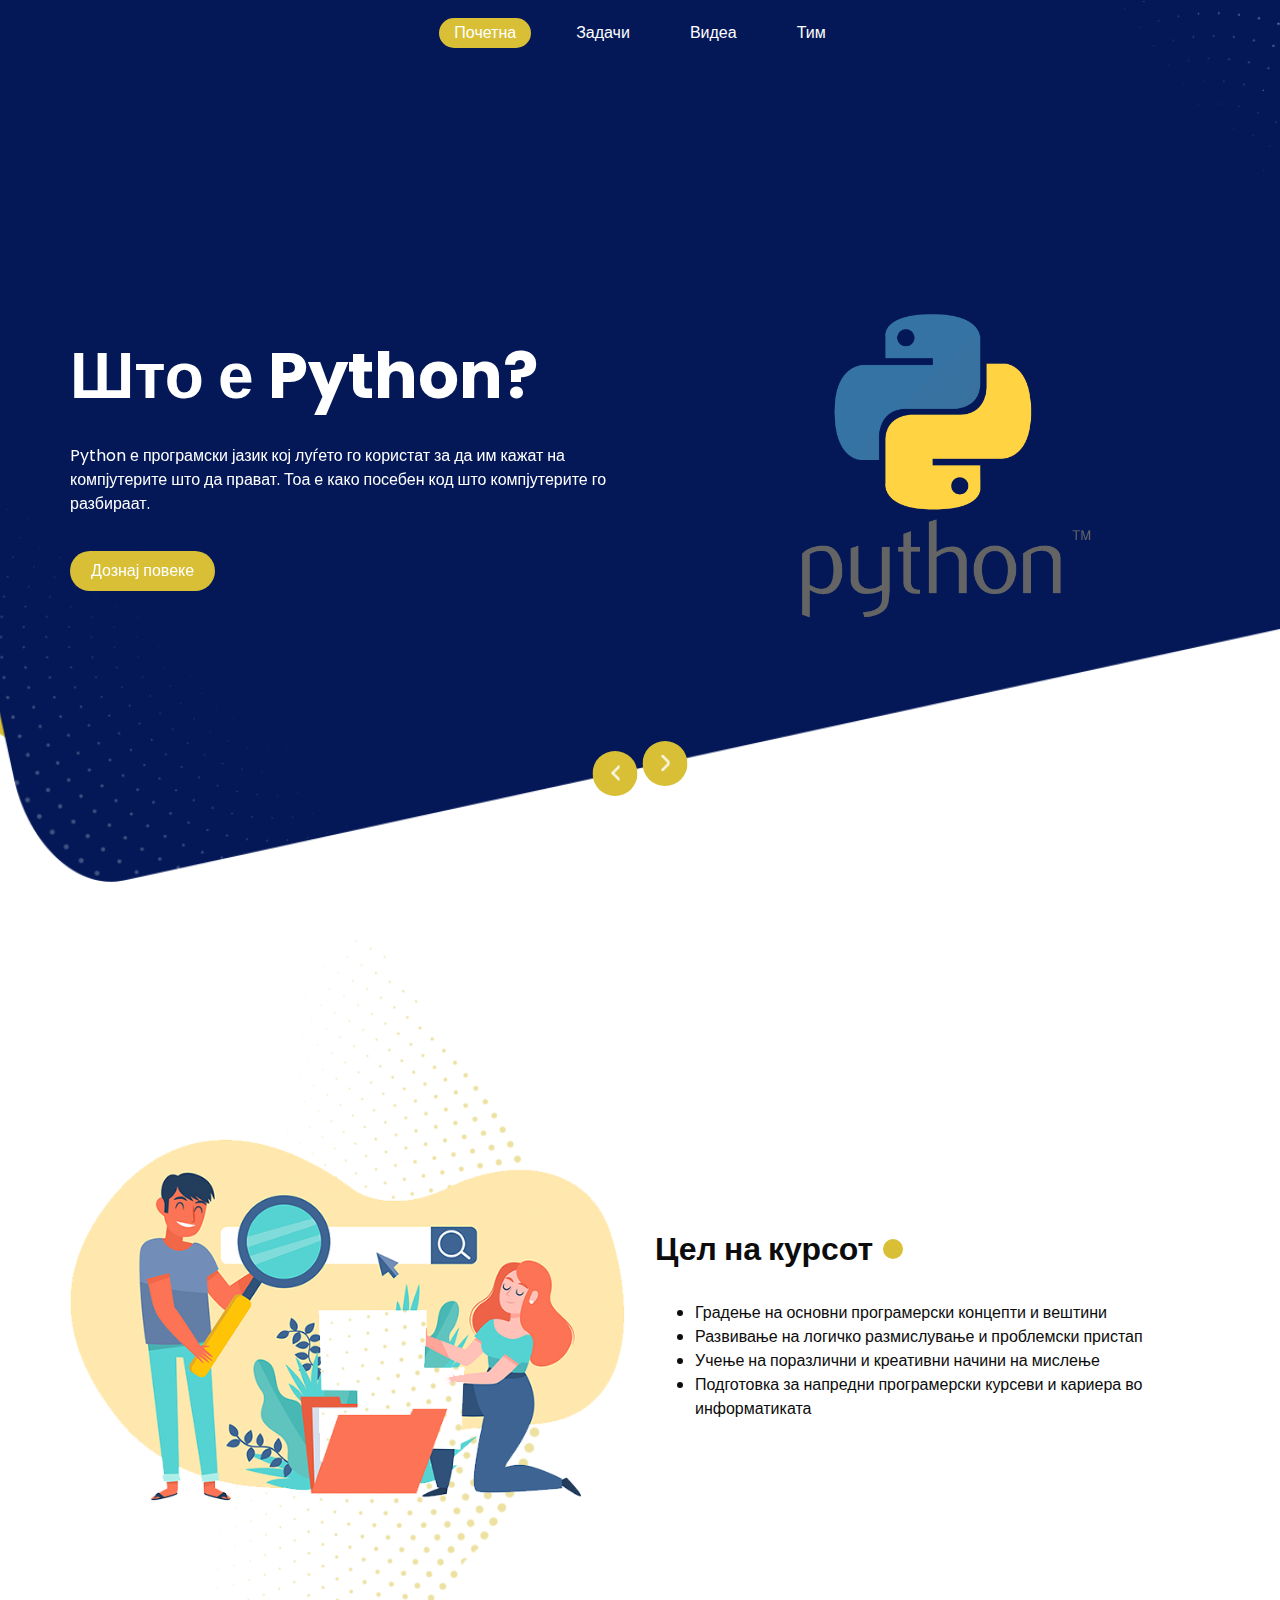
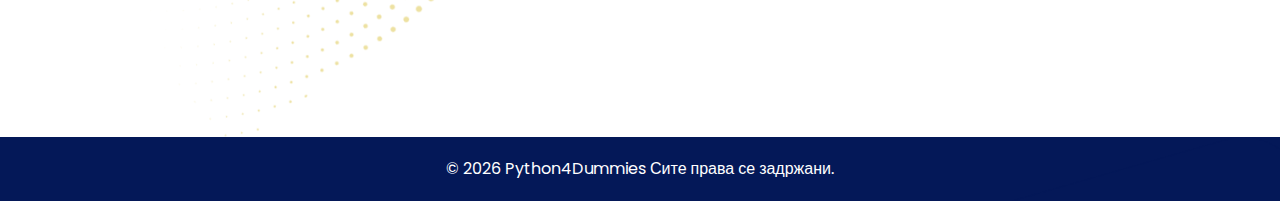
<file: index.html>
<!DOCTYPE html>
<html>

<head>
  <!-- Basic -->
  <meta charset="utf-8" />
  <meta http-equiv="X-UA-Compatible" content="IE=edge" />
  <!-- Mobile Metas -->
  <meta name="viewport" content="width=device-width, initial-scale=1, shrink-to-fit=no" />

  
  <title>Python Course</title>
  <link rel="icon" type="image/x-icon" href="/images/python.png">

 
  <!-- bootstrap core css -->
  <link rel="stylesheet" type="text/css" href="css/bootstrap.css" />

  <!-- fonts style -->
  <link href="https://fonts.googleapis.com/css?family=Poppins:400,600,700&display=swap" rel="stylesheet">
  <!-- Custom styles  -->
  <link href="css/style.css" rel="stylesheet" />
  <!-- responsive style -->
  <link href="css/responsive.css" rel="stylesheet" />
</head>

<body>

  <div class="hero_area">
    <header class="header_section">
      <div class="container-fluid">
        <nav class="navbar navbar-expand-lg custom_nav-container ">
          </a>
          <button class="navbar-toggler" type="button" data-toggle="collapse" data-target="#navbarSupportedContent" aria-controls="navbarSupportedContent" aria-expanded="false" aria-label="Toggle navigation">
            <span class="s-1"> </span>
            <span class="s-2"> </span>
            <span class="s-3"> </span>
          </button>

          <div class="collapse navbar-collapse" id="navbarSupportedContent">
            <div class="d-flex mx-auto flex-column flex-lg-row align-items-center">
              <ul class="navbar-nav  ">
                <li class="nav-item active">
                  <a class="nav-link" href="index.html">Почетна <span class="sr-only">(current)</span></a>
                </li>
                <li class="nav-item">
                  <a class="nav-link" href="zadachi.html"> Задачи </a>
                </li>
                <li class="nav-item">
                  <a class="nav-link" href="videos.html"> Видеа </a>
                </li>
                <li class="nav-item">
                  <a class="nav-link" href="team.html"> Тим</a>
                </li>
              </ul>
            </div>

          </div>
        </nav>
      </div>
    </header>
    <!-- end header section -->
    <!-- carousel section -->
    <section class=" slider_section ">
      <div id="carouselExampleIndicators" class="carousel slide" data-ride="carousel">
        <div class="carousel-inner">
          <div class="carousel-item active">
            <div class="container">
              <div class="row">
                <div class="col-md-6 ">
                  <div class="detail_box">
                    <h1>
                      Што е Python?
                    </h1>
                    <p>
                      Python е програмски јазик кој луѓето го користат за да им кажат на компјутерите што да прават. Тоа е како посебен код што компјутерите го разбираат.                    </p>
                    <div class="btn-box">
                      <a href="https://www.python.org/" target="_blank" class="btn-1">
                       Дознај повеке
                      </a>
                     
                    </div>
                  </div>
                </div>
                <div class="col-md-6">
                  <div class="img-box">
                    <img src="images/Python-Symbol.png" alt="">
                  </div>
                </div>
              </div>
            </div>
          </div>
          <div class="carousel-item ">
            <div class="container">
              <div class="row">
                <div class="col-md-6 ">
                  <div class="detail_box">
                    <h1>
                     Лесен за учење
                    </h1>
                    <p>
                      Python има едноставна и лесно разбирлива синтакса, што го прави одличен избор за почетници. Тоа е како учење на нов јазик, но кој компјутерите го разбираат.                    </p>
                    <div class="btn-box">
                      <!-- <a href="" class="btn-1">
                        Place Holder
                      </a>
                      <a href="" class="btn-2">
                        PLace Holder
                      </a> -->
                    </div>
                  </div>
                </div>
                <div class="col-md-6">
                  <div class="img-box">
                    <img src="images/Python-Symbol.png" alt="">
                  </div>
                </div>
              </div>
            </div>
          </div>
          <div class="carousel-item ">
            <div class="container">
              <div class="row">
                <div class="col-md-6 ">
                  <div class="detail_box">
                    <h1>
                      Флексибилен
                    </h1>
                    <p>
                      Python може да се користи за многу работи, како создавање веб-страници, правење игри, анализа на податоци, па дури и контролирање на роботи! Тој е како швајцарски армиски нож за компјутерско програмирање.                    </p>
                    <div class="btn-box">
                      <!-- <a href="" class="btn-1">
                        Place Holder
                      </a>
                      <a href="" class="btn-2">
                        PLace Holder
                      </a> -->
                    </div>
                  </div>
                </div>
                <div class="col-md-6">
                  <div class="img-box">
                    <img src="images/Python-Symbol.png" alt="">
                  </div>
                </div>
              </div>
            </div>
          </div>

          <div class="carousel-item ">
            <div class="container">
              <div class="row">
                <div class="col-md-6 ">
                  <div class="detail_box">
                    <h1>
                      Голема подршка
                    </h1>
                    <p>
                      Python има голема заедница на програмери кои секогаш се подготвени да помогнат. На интернет можете да најдете библиотеки и ресурси кои го олеснуваат извршувањето на работите со Python, за да не треба да почнувате од нула.                    <div class="btn-box">
                      <!-- <a href="" class="btn-1">
                        Place Holder
                      </a>
                      <a href="" class="btn-2">
                        PLace Holder
                      </a> -->
                    </div>
                  </div>
                </div>
                <div class="col-md-6">
                  <div class="img-box">
                    <img src="images/Python-Symbol.png" alt="">
                  </div>
                </div>
              </div>
            </div>
          </div>

          <div class="carousel-item ">
            <div class="container">
              <div class="row">
                <div class="col-md-6 ">
                  <div class="detail_box">
                    <h1>
                      Читлив код
                    </h1>
                    <p>
                      Python-кодот е напишан на начин кој е лесен за читање и разбирање, дури и за некој што не го напишал. Тоа е како да пишувате приказна која и другите можат да ја следат.                       </p>
                       <div class="btn-box">
                      <!-- <a href="" class="btn-1">
                        Place Holder
                      </a>
                      <a href="" class="btn-2">
                        PLace Holder
                      </a> -->
                    </div>
                  </div>
                </div>
                <div class="col-md-6">
                  <div class="img-box">
                    <img src="images/Python-Symbol.png" alt="">
                  </div>
                </div>
              </div>
            </div>
          </div>

           <div class="carousel-item ">
            <div class="container">
              <div class="row">
                <div class="col-md-6 ">
                  <div class="detail_box">
                    <h1>
                     Зошто се вика Python?
                    </h1>
                    <p>
                      Кога почнал да го имплементира Python, Гвидо ван Росум ги читал и објавените сценарија од „Летечкиот циркус на Монти Пајтон“, хумористична серија на БиБиСи од 1970-тите. Ван Росум мислел дека му треба име кое е кратко, единствено и малку мистериозно, па решил да го нарече јазикот Пајтон.                            </p>
                       <!-- <div class="btn-box">
                      <a href="" class="btn-1">
                        Place Holder
                      </a>
                      <a href="" class="btn-2">
                        PLace Holder
                      </a>
                    </div> -->
                  </div>
                </div>
                <div class="col-md-6">
                  <div class="img-box">
                    <img src="images/Python-Symbol.png" alt="">
                  </div>
                </div>
              </div>
            </div>
          </div>

        </div>
        <div class="carousel_btn-container">
          <a class="carousel-control-prev" href="#carouselExampleIndicators" role="button" data-slide="prev">
            <span class="sr-only">Previous</span>
          </a>
          <a class="carousel-control-next" href="#carouselExampleIndicators" role="button" data-slide="next">
            <span class="sr-only">Next</span>
          </a>
        </div>
      </div>
    </section>
    <!-- <div class="containerDYK">
      <div class="DYK">
        <p>TEST</p>
      </div>
      
    </div> -->
    <!-- end carousel section -->
  </div>

  <!-- about section -->

  <section class="about_section ">
    <div class="container">
      <div class="row">
        <div class="col-md-6">
          <div class="img-box">
            <img src="images/about-img2.png" alt="">
          </div>
        </div>
        <div class="col-md-6">
          <div class="detail-box">
            <div class="heading_container">
              <h2>
              Цел на курсот
              </h2>
            </div>
            <p>
              <ul>
                <li>Градење на основни програмерски концепти и вештини</li>
                <li> Развивање на логичко размислување и проблемски пристап</li>
                <li>Учење на поразлични и креативни начини на мислење</li>
                <li>Подготовка за напредни програмерски курсеви и кариера во информатиката</li>
              
                                            </p>

              </ul>
            <!-- <a href="">
             useless button
            </a> -->
          </div>
        </div>
      </div>
    </div>
  </section>

  <!-- end about section -->


  
  <div class="footer_bg botom">
    <!-- footer section -->
    <section class="container-fluid footer_section">
      <div class="container">
        <p>
          &copy; <span id="displayYear"></span> Python4Dummies Сите права се задржани.
         
        </p>
      </div>
    </section>
    <!-- footer section -->

  </div>

  <script type="text/javascript" src="js/jquery-3.4.1.min.js"></script>
  <script type="text/javascript" src="js/bootstrap.js"></script>
  <script type="text/javascript" src="js/custom.js"></script>

</body>

</html>
</file>
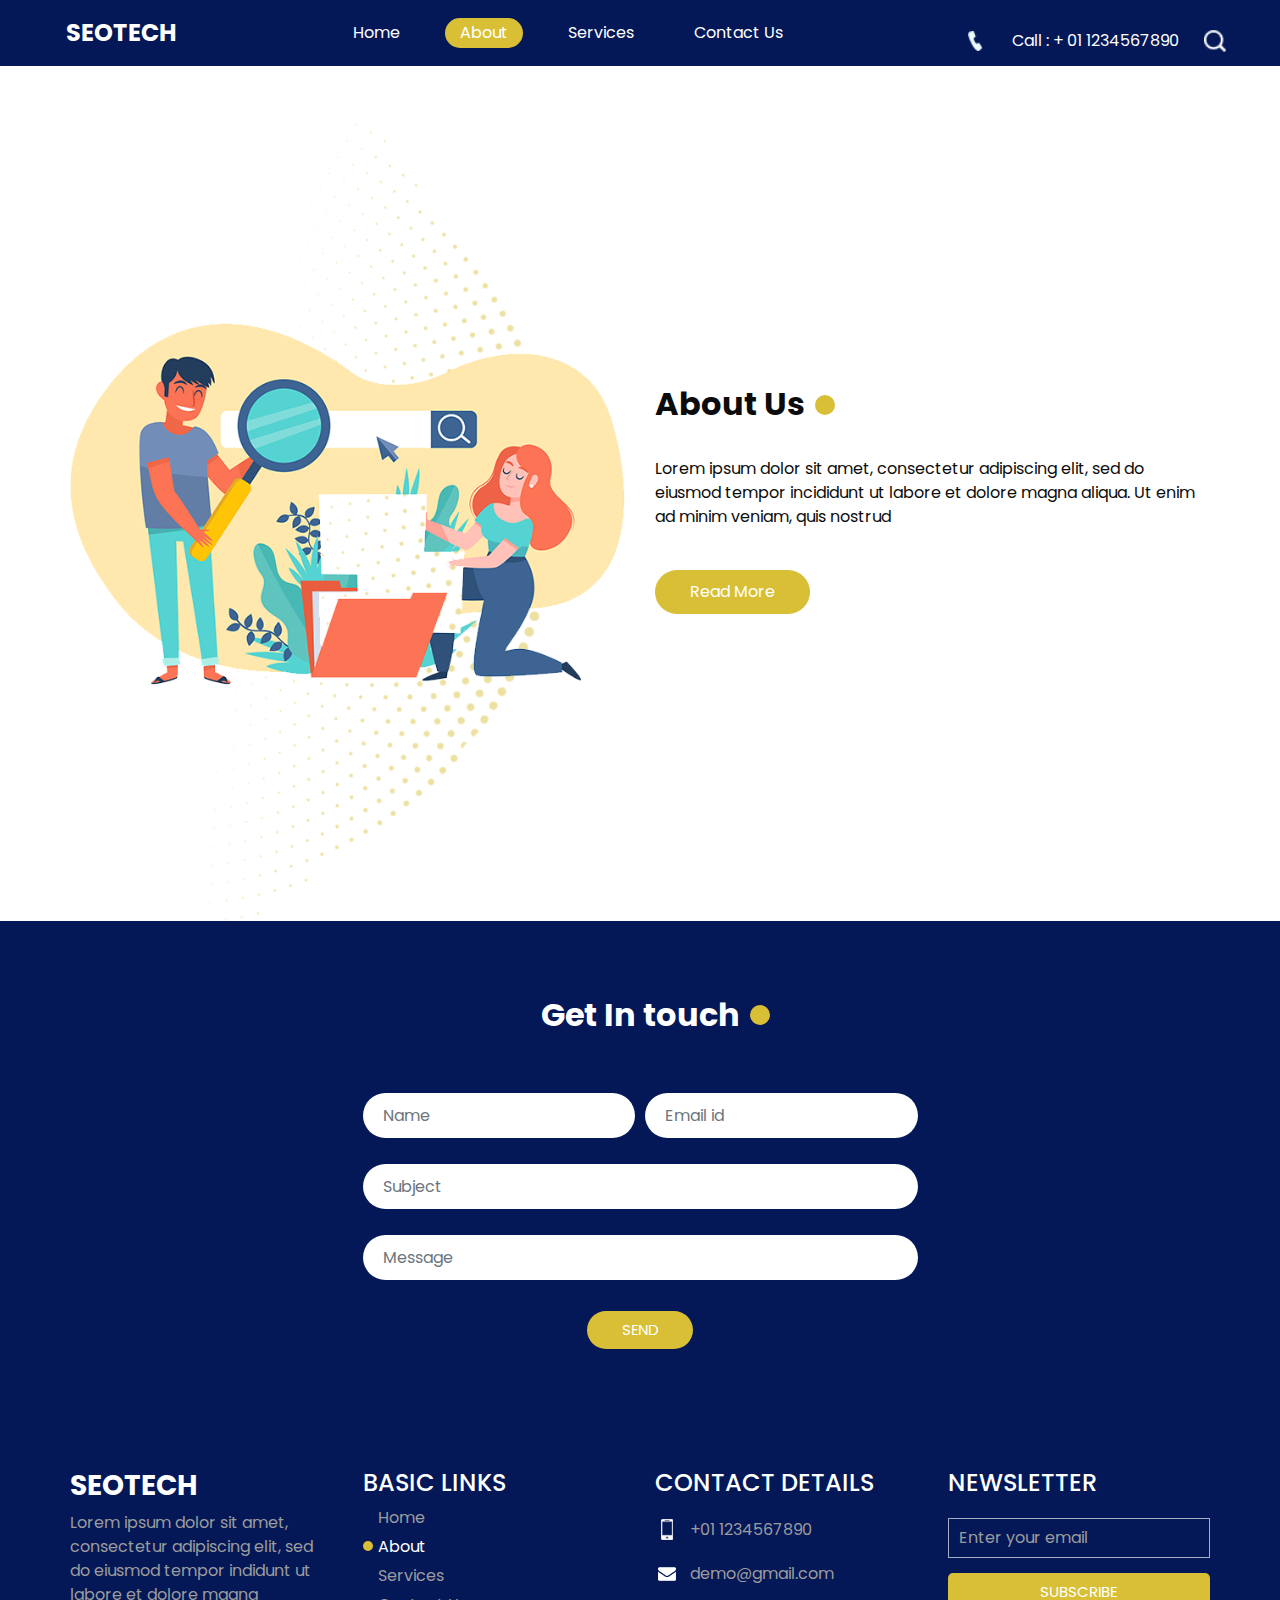
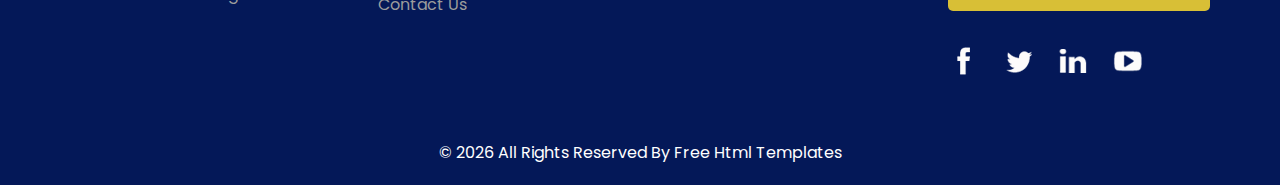
<file: about.html>
<!DOCTYPE html>
<html>

<head>
  <!-- Basic -->
  <meta charset="utf-8" />
  <meta http-equiv="X-UA-Compatible" content="IE=edge" />
  <!-- Mobile Metas -->
  <meta name="viewport" content="width=device-width, initial-scale=1, shrink-to-fit=no" />
  <!-- Site Metas -->
  <meta name="keywords" content="" />
  <meta name="description" content="" />
  <meta name="author" content="" />

  <title>Seotech</title>

  <!-- slider stylesheet -->
  <link rel="stylesheet" type="text/css" href="https://cdnjs.cloudflare.com/ajax/libs/OwlCarousel2/2.1.3/assets/owl.carousel.min.css" />

  <!-- bootstrap core css -->
  <link rel="stylesheet" type="text/css" href="css/bootstrap.css" />

  <!-- fonts style -->
  <link href="https://fonts.googleapis.com/css?family=Poppins:400,600,700&display=swap" rel="stylesheet">
  <!-- Custom styles for this template -->
  <link href="css/style.css" rel="stylesheet" />
  <!-- responsive style -->
  <link href="css/responsive.css" rel="stylesheet" />
</head>

<body class="sub_page">

  <div class="hero_area">
    <!-- header section strats -->
    <header class="header_section">
      <div class="container-fluid">
        <nav class="navbar navbar-expand-lg custom_nav-container ">
          <a class="navbar-brand" href="index.html">
            <span>
              Seotech
            </span>
          </a>
          </a>
          <button class="navbar-toggler" type="button" data-toggle="collapse" data-target="#navbarSupportedContent" aria-controls="navbarSupportedContent" aria-expanded="false" aria-label="Toggle navigation">
            <span class="s-1"> </span>
            <span class="s-2"> </span>
            <span class="s-3"> </span>
          </button>

          <div class="collapse navbar-collapse" id="navbarSupportedContent">
            <div class="d-flex mx-auto flex-column flex-lg-row align-items-center">
              <ul class="navbar-nav  ">
                <li class="nav-item ">
                  <a class="nav-link" href="index.html">Home <span class="sr-only">(current)</span></a>
                </li>
                <li class="nav-item active">
                  <a class="nav-link" href="about.html"> About</a>
                </li>
                <li class="nav-item">
                  <a class="nav-link" href="service.html"> Services </a>
                </li>
                <li class="nav-item">
                  <a class="nav-link" href="#contactLink">Contact Us</a>
                </li>
              </ul>
            </div>
            <div class="quote_btn-container ">
              <a href="">
                <img src="images/call.png" alt="">
                <span>
                  Call : + 01 1234567890
                </span>
              </a>
              <form class="form-inline">
                <button class="btn  my-2 my-sm-0 nav_search-btn" type="submit"></button>
              </form>
            </div>
          </div>
        </nav>
      </div>
    </header>
    <!-- end header section -->
  </div>

  <!-- about section -->

  <section class="about_section ">
    <div class="container">
      <div class="row">
        <div class="col-md-6">
          <div class="img-box">
            <img src="images/about-img2.png" alt="">
          </div>
        </div>
        <div class="col-md-6">
          <div class="detail-box">
            <div class="heading_container">
              <h2>
                About Us
              </h2>
            </div>
            <p>
              Lorem ipsum dolor sit amet, consectetur adipiscing elit, sed do eiusmod tempor incididunt ut labore et
              dolore magna aliqua. Ut enim ad minim veniam, quis nostrud
            </p>
            <a href="">
              Read More
            </a>
          </div>
        </div>
      </div>
    </div>
  </section>

  <!-- end about section -->


  <div class="footer_bg">

    <!-- contact section -->
    <section class="contact_section layout_padding" id="contactLink">
      <div class="container">
        <div class="heading_container">
          <h2>
            Get In touch
          </h2>
        </div>
      </div>
      <div class="container">
        <div class="row">
          <div class="col-lg-6 col-md-8 mx-auto">
            <form>
              <div class="form-row">
                <div class="form-group col-md-6">
                  <input type="text" class="form-control" id="inputName4" placeholder="Name ">
                </div>
                <div class="form-group col-md-6">
                  <input type="email" class="form-control" id="inputEmail4" placeholder="Email id">
                </div>

              </div>
              <div class="form-row">
                <div class="form-group col">
                  <input type="text" class="form-control" id="inputSubject4" placeholder="Subject">
                </div>
              </div>
              <div class="form-group">
                <input type="text" class="form-control" id="inputMessage" placeholder="Message">
              </div>
              <div class="d-flex justify-content-center">
                <button type="submit" class="">Send</button>
              </div>
            </form>
          </div>
        </div>
      </div>
    </section>


    <!-- end contact section -->



    <!-- info section -->
    <section class="info_section layout_padding2">
      <div class="container">
        <div class="row">
          <div class="col-md-3">
            <div class="info_logo">
              <h3>
                Seotech
              </h3>
              <p>
                Lorem ipsum dolor sit amet, consectetur adipiscing elit, sed do eiusmod tempor indidunt ut labore et
                dolore magna
              </p>
            </div>
          </div>
          <div class="col-md-3">
            <div class="info_links">
              <h4>
                BASIC LINKS
              </h4>
              <ul class="  ">
                <li class=" ">
                  <a class="" href="index.html">Home <span class="sr-only">(current)</span></a>
                </li>
                <li class="active">
                  <a class="" href="about.html"> About</a>
                </li>
                <li class="">
                  <a class="" href="service.html"> Services </a>
                </li>
                <li class="">
                  <a class="" href="#contactLink">Contact Us</a>
                </li>
              </ul>
            </div>
          </div>
          <div class="col-md-3">
            <div class="info_contact">
              <h4>
                CONTACT DETAILS
              </h4>
              <a href="">
                <div class="img-box">
                  <img src="images/telephone-white.png" width="12px" alt="">
                </div>
                <p>
                  +01 1234567890
                </p>
              </a>
              <a href="">
                <div class="img-box">
                  <img src="images/envelope-white.png" width="18px" alt="">
                </div>
                <p>
                  demo@gmail.com
                </p>
              </a>
            </div>
          </div>
          <div class="col-md-3">
            <div class="info_form ">
              <h4>
                NEWSLETTER
              </h4>
              <form action="">
                <input type="email" placeholder="Enter your email">
                <button>
                  Subscribe
                </button>
              </form>
              <div class="social_box">
                <a href="">
                  <img src="images/info-fb.png" alt="">
                </a>
                <a href="">
                  <img src="images/info-twitter.png" alt="">
                </a>
                <a href="">
                  <img src="images/info-linkedin.png" alt="">
                </a>
                <a href="">
                  <img src="images/info-youtube.png" alt="">
                </a>
              </div>
            </div>
          </div>
        </div>
      </div>
    </section>

    <!-- end info_section -->


    <!-- footer section -->
    <section class="container-fluid footer_section">
      <div class="container">
        <p>
          &copy; <span id="displayYear"></span> All Rights Reserved By
          <a href="https://html.design/">Free Html Templates</a>
        </p>
      </div>
    </section>
    <!-- footer section -->

  </div>

  <script type="text/javascript" src="js/jquery-3.4.1.min.js"></script>
  <script type="text/javascript" src="js/bootstrap.js"></script>
  <script type="text/javascript" src="js/custom.js"></script>


</body>

</html>
</file>
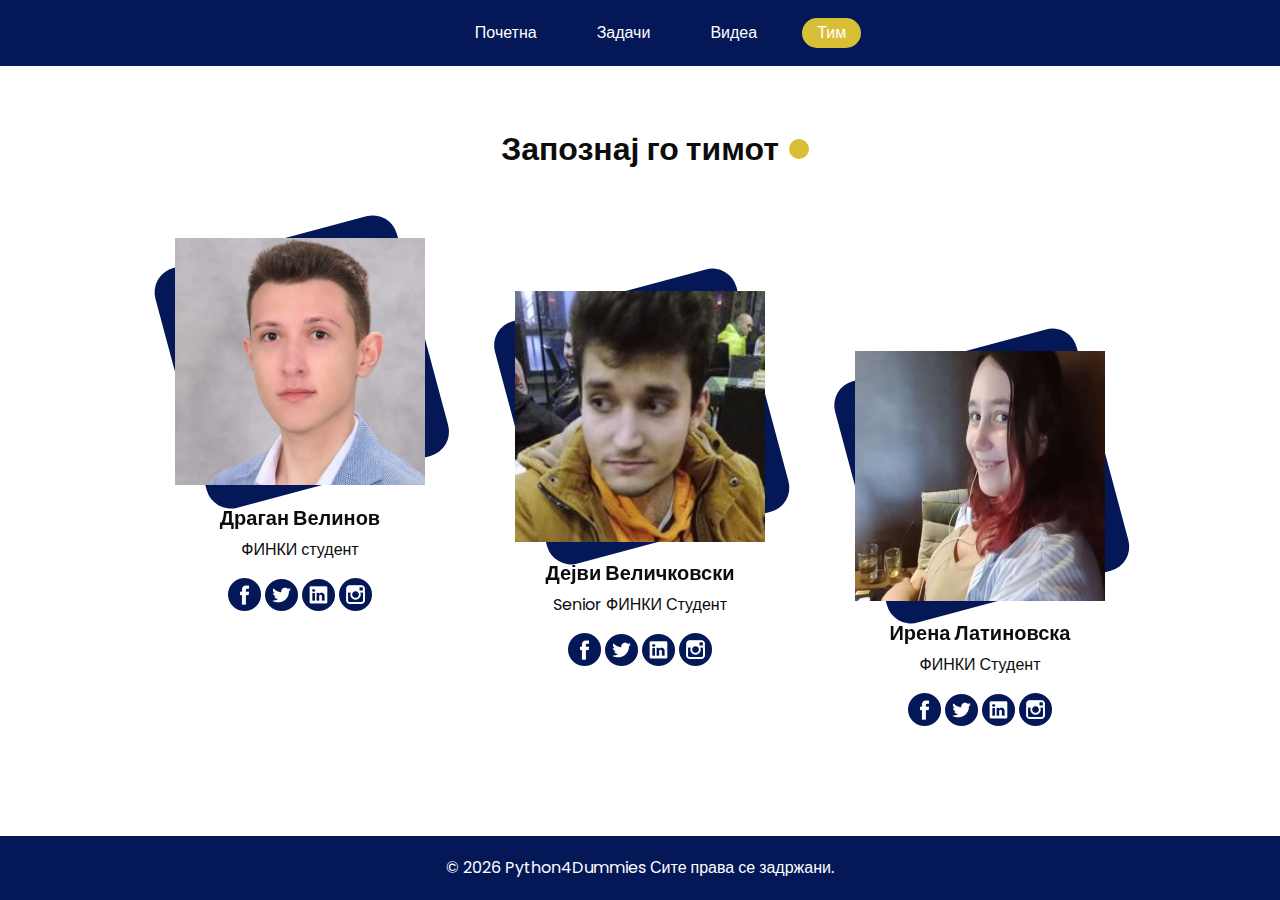
<file: team.html>
<!DOCTYPE html>
<html>

<head>
  <!-- Basic -->
  <meta charset="utf-8" />
  <meta http-equiv="X-UA-Compatible" content="IE=edge" />
  <!-- Mobile Metas -->
  <meta name="viewport" content="width=device-width, initial-scale=1, shrink-to-fit=no" />
  

  <title>Python Course</title>
  <link rel="icon" type="image/x-icon" href="/images/python.png">

 

  <!-- bootstrap core css -->
  <link rel="stylesheet" type="text/css" href="css/bootstrap.css" />

  <!-- fonts style -->
  <link href="https://fonts.googleapis.com/css?family=Poppins:400,600,700&display=swap" rel="stylesheet">
  <!-- Custom styles -->
  <link href="css/style.css" rel="stylesheet" />
  <link href="css/styleForZadachi.css" rel="stylesheet" />
  <!-- responsive style -->
  <link href="css/responsive.css" rel="stylesheet" />
</head>

<body class="sub_page">

  <div class="hero_area">
    <!-- header section strats -->
    <header class="header_section">
      <div class="container-fluid">
        <nav class="navbar navbar-expand-lg custom_nav-container ">
          <a class="navbar-brand" href="index.html">
            
          </a>
          </a>
          <button class="navbar-toggler" type="button" data-toggle="collapse" data-target="#navbarSupportedContent" aria-controls="navbarSupportedContent" aria-expanded="false" aria-label="Toggle navigation">
            <span class="s-1"> </span>
            <span class="s-2"> </span>
            <span class="s-3"> </span>
          </button>

          <div class="collapse navbar-collapse" id="navbarSupportedContent">
            <div class="d-flex mx-auto flex-column flex-lg-row align-items-center">
              <ul class="navbar-nav  ">
                <li class="nav-item ">
                  <a class="nav-link" href="index.html">Почетна <span class="sr-only">(current)</span></a>
                </li>
                <li class="nav-item ">
                  <a class="nav-link" href="zadachi.html"> Задачи</a>
                </li>
                <li class="nav-item">
                  <a class="nav-link" href="videos.html"> Видеа </a>
                </li>
                <li class="nav-item active">
                  <a class="nav-link" href="team.html"> Тим</a>
                </li>
              </ul>
            </div>
           
          </div>
        </nav>
      </div>
    </header>
    <!-- end header section -->
  </div>

  <!-- about section -->

  <section class="team_section layout_padding2-bottom">
    <div class="container">
      <div class="heading_container">
        <h2>
          Запознај го тимот
        </h2>
       
      </div>
    </div>
    <div class="team_container">
      <div  class="box b-1">

        <div class="card">
          <div class="card-inner">
            <div class="card-front">
              <div class="img-box">
                <img src="images/pfp1.jpg" alt="">
              </div>
            </div>
            <div class="card-back">
              <p>mybe 1 day we will write who did what here?</p>
             
            </div>
            
          </div>
        </div>

       
        <div class="detail-box">
          <h5>
            Драган Велинов
          </h5>
          <p>
            ФИНКИ студент
          </p>
          
        </div>
        <div class="social_box">
          <a href="">
            <img src="images/fb.png" alt="">
          </a>
          <a href="">
            <img src="images/twitter.png" alt="">
          </a>
          <a href="">
            <img src="images/linkedin.png" alt="">
          </a>
          <a href="">
            <img src="images/insta.png" alt="">
          </a>
        </div>
      </div>
      <div  class="box b-2">

        <div class="card">
          <div class="card-inner">
            <div class="card-front">
              <div class="img-box">
                <img style="width: 250px;" src="images/pfp2.jpg" alt="">
              </div>
            </div>
            <div class="card-back">
              <div class="img-box">
                <img style="width: 250px;height: 250px;" src="images/pfpE.jpg" alt="">
              </div>
             
            </div>
            
          </div>
        </div>

       
        <div class="detail-box">
          <h5>
            Дејви Величковски
          </h5>
          <p>
           Senior ФИНКИ Студент
          </p>
          
        </div>
        <div class="social_box">
          <a href="">
            <img src="images/fb.png" alt="">
          </a>
          <a href="">
            <img src="images/twitter.png" alt="">
          </a>
          <a href="">
            <img src="images/linkedin.png" alt="">
          </a>
          <a href="">
            <img src="images/insta.png" alt="">
          </a>
        </div>
      </div>
      <div  class="box b-3">

        <div class="card">
          <div class="card-inner">
            <div class="card-front">
              <div class="img-box">
                <img style="width: 250px;height: 250px;" src="images/pfp3.jpg" alt="">
              </div>
            </div>
            <div class="card-back">
              <p>mybe 1 day we will write who did what here?</p>
             
            </div>
            
          </div>
        </div>

       
        <div class="detail-box">
          <h5>
            Ирена Латиновска
          </h5>
          <p>
            ФИНКИ Студент
          </p>
          
        </div>
        <div class="social_box">
          <a href="">
            <img src="images/fb.png" alt="">
          </a>
          <a href="">
            <img src="images/twitter.png" alt="">
          </a>
          <a href="">
            <img src="images/linkedin.png" alt="">
          </a>
          <a href="">
            <img src="images/insta.png" alt="">
          </a>
        </div>
      </div>

      
      
    </div>
    
  </section>

  <!-- end about section -->


  <div class="footer_bg botom">



    <!-- footer section -->
    <section class="container-fluid footer_section">
      <div class="container">
        <p>
          &copy; <span id="displayYear"></span> Python4Dummies Сите права се задржани.
         
        </p>
      </div>
    </section>
    <!-- footer section -->

  </div>

  <script type="text/javascript" src="js/jquery-3.4.1.min.js"></script>
  <script type="text/javascript" src="js/bootstrap.js"></script>
  <script type="text/javascript" src="js/custom.js"></script>
  <script type="text/javascript" src="js/zadachi.js"></script>


</body>

</html>
</file>
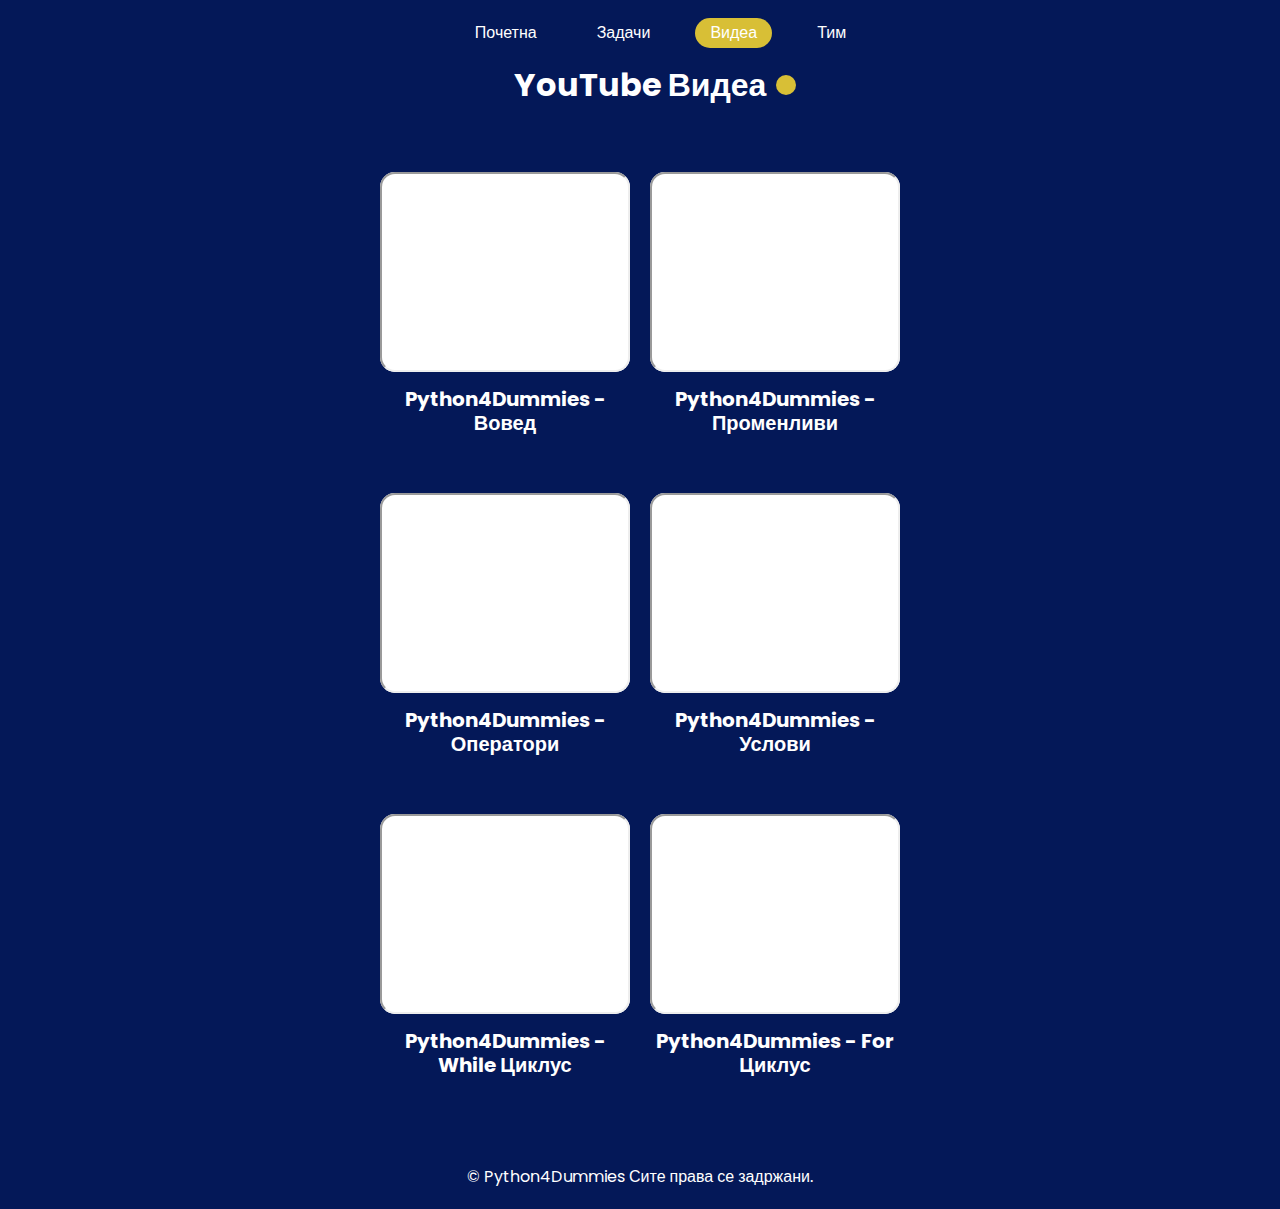
<file: videos.html>
<!DOCTYPE html>
<html style="background-color:#041858 ;">

<head>
  <!-- Basic -->
  <meta charset="utf-8" />
  <meta http-equiv="X-UA-Compatible" content="IE=edge" />
  <!-- Mobile Metas -->
  <meta name="viewport" content="width=device-width, initial-scale=1, shrink-to-fit=no" />
 

  <title>Python Course</title>
  <link rel="icon" type="image/x-icon" href="/images/python.png">

 
  <!-- bootstrap core css -->
  <link rel="stylesheet" type="text/css" href="css/bootstrap.css" />

  <!-- fonts style -->
  <link href="https://fonts.googleapis.com/css?family=Poppins:400,600,700&display=swap" rel="stylesheet">
  <!-- Custom styles -->
  <link href="css/style.css" rel="stylesheet" />
  <link href="css/styleForZadachi.css" rel="stylesheet" />
  <!-- responsive style -->
  <link href="css/responsive.css" rel="stylesheet" />
</head>

<body class="sub_page">
    <div class="hero_area">
        <!-- header section strats -->
        <header class="header_section">
          <div class="container-fluid">
            <nav class="navbar navbar-expand-lg custom_nav-container ">
              <a class="navbar-brand" href="index.html">
                
              </a>
              </a>
              <button class="navbar-toggler" type="button" data-toggle="collapse" data-target="#navbarSupportedContent" aria-controls="navbarSupportedContent" aria-expanded="false" aria-label="Toggle navigation">
                <span class="s-1"> </span>
                <span class="s-2"> </span>
                <span class="s-3"> </span>
              </button>
    
              <div class="collapse navbar-collapse" id="navbarSupportedContent">
                <div class="d-flex mx-auto flex-column flex-lg-row align-items-center">
                  <ul class="navbar-nav  ">
                    <li class="nav-item ">
                      <a class="nav-link" href="index.html">Почетна <span class="sr-only">(current)</span></a>
                    </li>
                    <li class="nav-item ">
                      <a class="nav-link" href="zadachi.html"> Задачи</a>
                    </li>
                    <li class="nav-item active">
                      <a class="nav-link" href="videos.html"> Видеа </a>
                    </li>
                    <li class="nav-item ">
                      <a class="nav-link" href="team.html"> Тим</a>
                    </li>
                  </ul>
                </div>
               
              </div>
            </nav>
          </div>
        </header>
        <!-- end header section -->
      </div>

<section class="video_section">
    <div class="container-fluid">
      <div class="heading_container">
        <h2>
         YouTube Видеа
        </h2>
        <!-- <p>
          For Python
        </p> -->
      </div>

      <div class="video_container">
        <div class="box">
          <div class="img-box">
            <iframe width="250" height="200" style="border-radius:15px"
                    src="https://www.youtube.com/embed/2la3Y0H8L4E">
            </iframe>
          </div>
          <div class="detail-box">
            <h5>
              Python4Dummies - Вовед
            </h5>
            <!-- <p>
              Description for the tutorial/video
            </p> -->
          </div>
        </div>
        <div class="box">
          <div class="img-box">
            <iframe width="250" height="200" style="border-radius:15px"
                    src="https://www.youtube.com/embed/N5IuHkj6clc">
            </iframe>
            
          </div>
          <div class="detail-box">
            <h5>
              Python4Dummies - Променливи

            </h5>
            <!-- <p>
              Description for the tutorial/video
            </p> -->
          </div>
        </div>
        <div class="box">
          <div class="img-box">
            <iframe width="250" height="200" style="border-radius:15px"
                    src="https://www.youtube.com/embed/WL2fBWxz_xE">
            </iframe>
          </div>
          <div class="detail-box">
            <h5>
              Python4Dummies - Оператори
            </h5>
            <!-- <p>
              Description for the tutorial/video
            </p> -->
          </div>
        </div>
        <div class="box">
          <div class="img-box">
            <iframe width="100%" height="100%" style="border-radius:15px"
                    src="https://www.youtube.com/embed/DtczsWRWfeo">
            </iframe>
          </div>
          <div class="detail-box">
            <h5>
              Python4Dummies - Услови
            </h5>
            <!-- <p>
              Description for the tutorial/video
            </p> -->
          </div>
        </div>
        <div class="box">
          <div class="img-box">
            <iframe width="250" height="200" style="border-radius:15px"
                    src="https://www.youtube.com/embed/_vkJpw6Dt1w">
            </iframe>
          </div>
          <div class="detail-box">
            <h5>
              Python4Dummies - While Циклус
            </h5>
            <!-- <p>
              Description for the tutorial/video
            </p> -->
          </div>
        </div>
        <div class="box">
          <div class="img-box">
            <iframe width="250" height="200" style="border-radius:15px"
                    src="https://www.youtube.com/embed/rBAOcYseqDA">
            </iframe>
          </div>
          <div class="detail-box">
            <h5>
              Python4Dummies - For Циклус
            </h5>
            <!-- <p>
              Description for the tutorial/video
            </p> -->
          </div>
        </div>
        
      </div>
      <!-- <div class="btn-box">
        <a href="">
          hello
        </a>
      </div> -->
    </div>


    
  </section>

 

  

  <script type="text/javascript" src="js/jquery-3.4.1.min.js"></script>
  <script type="text/javascript" src="js/bootstrap.js"></script>
  <script type="text/javascript" src="js/custom.js"></script>
  <script type="text/javascript" src="js/zadachi.js"></script>

</body>
<div class="sub_page footer_bg">
  <!-- footer section -->
  <section class="container-fluid footer_section">
    <div class="container">
      <p>
        &copy; <span id="displayYear"></span> Python4Dummies Сите права се задржани.
       
      </p>
    </div>
  </section>
  <!-- footer section -->

</div>
</html>
</file>
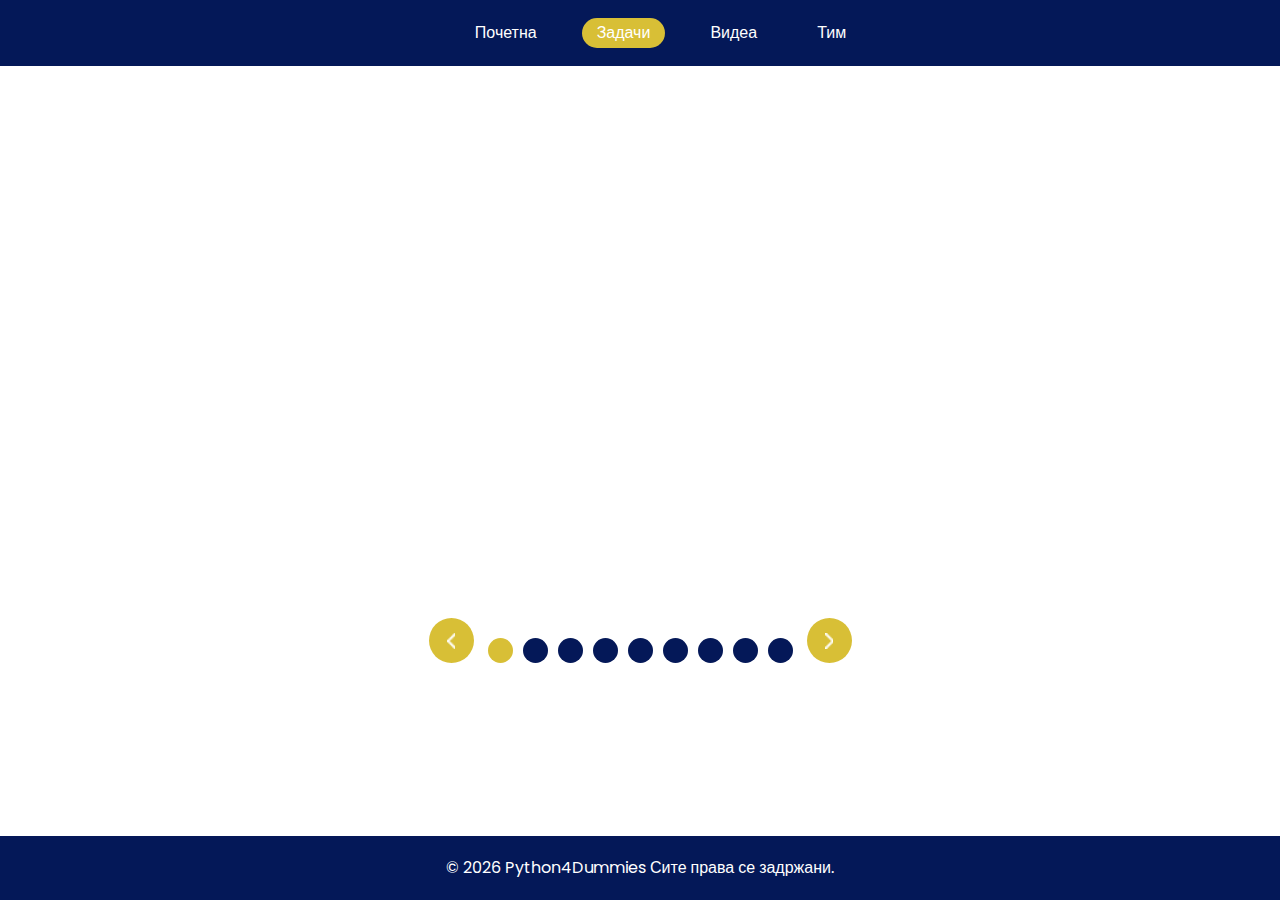
<file: zadachi.html>
<!DOCTYPE html>
<html>

<head>
  <!-- Basic -->
  <meta charset="utf-8" />
  <meta http-equiv="X-UA-Compatible" content="IE=edge" />
  <!-- Mobile Metas -->
  <meta name="viewport" content="width=device-width, initial-scale=1, shrink-to-fit=no" />
 

  <title>Python Course</title>
  <link rel="icon" type="image/x-icon" href="/images/python.png">

 

  <!-- bootstrap core css -->
  <link rel="stylesheet" type="text/css" href="css/bootstrap.css" />

  <!-- fonts style -->
  <link href="https://fonts.googleapis.com/css?family=Poppins:400,600,700&display=swap" rel="stylesheet">
  <!-- Custom styles -->
  <link href="css/style.css" rel="stylesheet" />
  <link href="css/styleForZadachi.css" rel="stylesheet" />
  <!-- responsive style -->
  <link href="css/responsive.css" rel="stylesheet" />
</head>

<body class="sub_page">

  <div class="hero_area">
    <!-- header section strats -->
    <header class="header_section">
      <div class="container-fluid">
        <nav class="navbar navbar-expand-lg custom_nav-container ">
          <a class="navbar-brand" href="index.html">
            
          </a>
          </a>
          <button class="navbar-toggler" type="button" data-toggle="collapse" data-target="#navbarSupportedContent" aria-controls="navbarSupportedContent" aria-expanded="false" aria-label="Toggle navigation">
            <span class="s-1"> </span>
            <span class="s-2"> </span>
            <span class="s-3"> </span>
          </button>

          <div class="collapse navbar-collapse" id="navbarSupportedContent">
            <div class="d-flex mx-auto flex-column flex-lg-row align-items-center">
              <ul class="navbar-nav  ">
                <li class="nav-item ">
                  <a class="nav-link" href="index.html">Почетна <span class="sr-only">(current)</span></a>
                </li>
                <li class="nav-item active">
                  <a class="nav-link" href="zadachi.html"> Задачи</a>
                </li>
                <li class="nav-item">
                  <a class="nav-link" href="videos.html"> Видеа </a>
                </li>
                <li class="nav-item">
                  <a class="nav-link" href="team.html"> Тим</a>
                </li>
              </ul>
            </div>
           
          </div>
        </nav>
      </div>
    </header>
    <!-- end header section -->
  </div>

  <!-- about section -->

  <section  class="about_section zadachi ">


   

    <div class="container">
      <div class="row">
        
        <div class="col-md-6">
          <div class="carousel">
            <div class="carousel__item">
              <iframe src="https://trinket.io/embed/python/2ce787037e"  frameborder="0" marginwidth="0" marginheight="0" allowfullscreen></iframe>
            </div>
            <div class="carousel__item">
              <iframe src="https://trinket.io/embed/python/9535909d11"  frameborder="0" marginwidth="0" marginheight="0" allowfullscreen></iframe>
            </div>

            <div class="carousel__item">
              <iframe src="https://trinket.io/embed/python/b8633cd500"  frameborder="0" marginwidth="0" marginheight="0" allowfullscreen></iframe>
            </div>
            
            <!-- <div class="carousel__item">
              <iframe src="https://trinket.io/embed/python/880774d421"  frameborder="0" marginwidth="0" marginheight="0" allowfullscreen></iframe>
            </div> -->
            
            <div class="carousel__item">
              <iframe src="https://trinket.io/embed/python/b823322e53"  frameborder="0" marginwidth="0" marginheight="0" allowfullscreen></iframe>
            </div>
            
            <div class="carousel__item">
              <iframe src="https://trinket.io/embed/python/40e32ba137" frameborder="0" marginwidth="0" marginheight="0" allowfullscreen></iframe> 
            </div>
            <div class="carousel__item">
              <iframe src="https://trinket.io/embed/python/723172baf3" frameborder="0" marginwidth="0" marginheight="0" allowfullscreen></iframe> 
            </div>

             <div class="carousel__item">
              <iframe src="https://trinket.io/embed/python/61bf47d121" frameborder="0" marginwidth="0" marginheight="0" allowfullscreen></iframe> 
            </div>
           
            <div class="carousel__item">
              <iframe src="https://trinket.io/embed/python/60af7c9556" frameborder="0" marginwidth="0" marginheight="0" allowfullscreen></iframe> 
            </div>
            
          
            <div class="carousel__item">
              <iframe src="https://trinket.io/embed/python/8993a038c3" frameborder="0" marginwidth="0" marginheight="0" allowfullscreen></iframe> 
            </div>
           
            
          </div>
        </div>
      </div>
    </div>
  </section>

  <!-- end about section -->


  <div class="bottom sub_page footer_bg botom">
    <!-- footer section -->
    <section class="container-fluid footer_section">
      <div class="container">
        <p>
          &copy; <span id="displayYear"></span> Python4Dummies Сите права се задржани.
         
        </p>
      </div>
    </section>
    <!-- footer section -->

  </div>

  <script type="text/javascript" src="js/jquery-3.4.1.min.js"></script>
  <script type="text/javascript" src="js/bootstrap.js"></script>
  <script type="text/javascript" src="js/custom.js"></script>
  <script type="text/javascript" src="js/zadachi.js"></script>


</body>

</html>
</file>
<file: css/style.css>
body {
  font-family: "Poppins", sans-serif;
  color: #0c0c0c;
  background-color: #ffffff;
}

.carousel__item iframe {
  width: 900px;
  height: 500px;
}

.layout_padding {
  padding: 75px 0;
}

.layout_padding2 {
  padding: 45px 0;
}

.layout_padding2-top {
  padding-top: 45px;
}

/* 
.layout_padding2-bottom {
  padding-bottom: 45px;
} */

.layout_padding-top {
  padding-top: 75px;
}

.layout_padding-bottom {
  padding-bottom: 75px;
}

.heading_container {
  display: -webkit-box;
  display: -ms-flexbox;
  display: flex;
  -webkit-box-orient: vertical;
  -webkit-box-direction: normal;
  -ms-flex-direction: column;
  flex-direction: column;
  -webkit-box-align: start;
  -ms-flex-align: start;
  align-items: flex-start;
}

.heading_container h2 {
  position: relative;
  font-weight: bold;
}

.heading_container h2::before {
  content: "";
  position: absolute;
  width: 20px;
  height: 20px;
  background-color: #d8bf36;
  top: 50%;
  right: -30px;
  border-radius: 100%;
  -webkit-transform: translateY(-50%);
  transform: translateY(-50%);
}

/*header section*/
.hero_area {
  height: 98vh;
  position: relative;
  background-image: url(../images/hero-bg.png);
  background-size: cover;
  background-position: bottom;
}

/* .containerDYK {
  width: 260px;
    height: 150px;
    position: relative;
    margin: 0;
    margin-top: -25%;
    margin-left: 50%;
    background-color: #FFEB3B;
    border-radius: 50%;

}

.DYK {
  z-index: 9;
  margin: 30px;
  background: #009938;
} */

.card {
  width: 250px;
  height: 250px;
}

.card-inner {
  width: 100%;
  height: 100%;
  position: relative;
  transform-style: preserve-3d;
  perspective: 800px;
  transition: transform 0.8s;
}

.card:hover .card-inner {
  transform: rotateY(180deg);
}

.card-front,
.card-back {
  position: absolute;
  width: 100%;
  height: 100%;
  backface-visibility: hidden;
}

.card-front {

  color: #fff;
  display: flex;
  align-items: center;

  border-radius: 10px;
  justify-content: center;
  font-size: 24px;
}

.card-back {
  background-color: #041858;
  color: #fff;
  display: flex;
  align-items: center;
  border: 10px solid #041858;
  border-radius: 25px;
  justify-content: center;
  font-size: 24px;

  transform: rotateY(180deg) translateX(-52.5%) rotate(-15deg) translateX(56.5%) translateY(24%) rotate(-1deg);
  width: 100%;
  height: 100%;
  margin-top: -30px;
  margin-left: 22.5px;
  /* -webkit-transform: translateX(-52.5%) rotate(-15deg); */
  /* transform: translateX(-52.5%) rotate(-15deg); */

  /* content: "";
    position: absolute;
    z-index: -1;
    top: 0;
    left: 50%;
    width: 120%;
    height: 75%;
    border-radius: 25px;
    -webkit-transform: translateX(-52.5%) rotate(-15deg);
    transform: translateX(-52.5%) rotate(-15deg);
    background-color: #041858; */

}


.sub_page .hero_area {
  height: auto;
  background: none;
  background-color: #041858;
}

.sub_page .footer_bg {
  background: none;
  background-color: #041858;
  /* bottom: 0px; */
  position: absolute;
  width: 100%;
}

.botom {
  bottom: 0px;
}

/* 
.sub_page .footer_bg_vid {
  background: none;
  background-color: #041858;
  bottom: 0px;
  position: relative;
  width: 100%;
  height: auto;
  background: none;
  background-color: #041858;
} */

.header_section .container-fluid {
  padding-right: 25px;
  padding-left: 25px;
}

.header_section .nav_container {
  margin: 0 auto;
}

.custom_nav-container .navbar-nav .nav-item .nav-link {
  padding: 3px 15px;
  margin: 10px 15px;
  color: #ffffff;
  text-align: center;
  border-radius: 20px;
}

.custom_nav-container .navbar-nav .nav-item.active .nav-link,
.custom_nav-container .navbar-nav .nav-item:hover .nav-link {
  background-color: #d8bf36;
}

a,
a:hover,
a:focus {
  text-decoration: none;
}

a:hover,
a:focus {
  color: initial;
}

.btn,
.btn:focus {
  outline: none !important;
  -webkit-box-shadow: none;
  box-shadow: none;
}

.custom_nav-container .nav_search-btn {
  background-image: url(../images/search-icon.png);
  background-size: 22px;
  background-repeat: no-repeat;
  background-position-y: 7px;
  width: 35px;
  height: 35px;
  padding: 0;
  border: none;
}

.navbar-brand {
  margin-left: 25px;
}

.navbar-brand span {
  font-size: 24px;
  font-weight: 700;
  color: #ffffff;
  text-transform: uppercase;
}

.custom_nav-container {
  z-index: 99999;
}

.navbar-expand-lg .navbar-collapse {
  -webkit-box-align: end;
  -ms-flex-align: end;
  align-items: flex-end;
}

.custom_nav-container .navbar-toggler {
  outline: none;
}

.custom_nav-container .navbar-toggler {
  padding: 0;
  width: 37px;
  height: 42px;
}

.custom_nav-container .navbar-toggler span {
  display: block;
  width: 35px;
  height: 4px;
  background-color: #ffffff;
  margin: 7px 0;
  -webkit-transition: all .3s;
  transition: all .3s;
}

.custom_nav-container .navbar-toggler[aria-expanded="true"] .s-1 {
  -webkit-transform: rotate(45deg);
  transform: rotate(45deg);
  margin: 0;
  margin-bottom: -4px;
}

.custom_nav-container .navbar-toggler[aria-expanded="true"] .s-2 {
  display: none;
}

.custom_nav-container .navbar-toggler[aria-expanded="true"] .s-3 {
  -webkit-transform: rotate(-45deg);
  transform: rotate(-45deg);
  margin: 0;
  margin-top: -4px;
}

.custom_nav-container .navbar-toggler[aria-expanded="false"] .s-1,
.custom_nav-container .navbar-toggler[aria-expanded="false"] .s-2,
.custom_nav-container .navbar-toggler[aria-expanded="false"] .s-3 {
  -webkit-transform: none;
  transform: none;
}

.quote_btn-container {
  display: -webkit-box;
  display: -ms-flexbox;
  display: flex;
  -webkit-box-align: center;
  -ms-flex-align: center;
  align-items: center;
}

.quote_btn-container a {
  color: #ffffff;
  margin-right: 25px;
}

.quote_btn-container a img {
  width: 15px;
  margin: 0 25px;
}

/*end header section*/
/* slider section */
.slider_section {
  height: calc(100% - 80px);
  display: -webkit-box;
  display: -ms-flexbox;
  display: flex;
  -webkit-box-align: center;
  -ms-flex-align: center;
  align-items: center;
  position: relative;
  z-index: 2;
  color: #3b3a3a;
}

.slider_section .row {
  -webkit-box-align: center;
  -ms-flex-align: center;
  align-items: center;
}

.slider_section div#carouselExampleIndicators {
  width: 100%;
  position: unset;
}

.slider_section .detail_box {
  color: #ffffff;
}

.slider_section .detail_box h1 {
  font-size: 4rem;
  font-weight: bold;
  margin-bottom: 30px;
}

.slider_section .detail_box .btn-box {
  margin: 30px -5px 0 -5px;
}

.slider_section .detail_box .btn-box a {
  width: 145px;
  text-align: center;
  margin: 5px;
}

.slider_section .detail_box .btn-box a.btn-1 {
  display: inline-block;
  padding: 8px 0;
  background-color: #d8bf36;
  color: #ffffff;
  border-radius: 30px;
}

.slider_section .detail_box .btn-box a.btn-1:hover {
  background-color: #e0cd61;
}

.slider_section .detail_box .btn-box a.btn-2 {
  display: inline-block;
  padding: 8px 0;
  background-color: #ffffff;
  color: #000000;
  border-radius: 30px;
}

.slider_section .detail_box .btn-box a.btn-2:hover {
  background-color: white;
}

.slider_section .img-box img {
  width: 100%;
}

.slider_section .slider_number-container {
  position: absolute;
  top: 8%;
  left: 10%;
  display: -webkit-box;
  display: -ms-flexbox;
  display: flex;
}

.slider_section .carousel_btn-container {
  width: 95px;
  position: absolute;
  bottom: 9%;
  display: -webkit-box;
  display: -ms-flexbox;
  display: flex;
  -webkit-box-pack: justify;
  -ms-flex-pack: justify;
  justify-content: space-between;
  right: 50%;
  z-index: 999;
  -webkit-transform: translateX(50%);
  transform: translateX(50%);
}

.slider_section .carousel_btn-container .carousel-control-prev,
.slider_section .carousel_btn-container .carousel-control-next {
  position: relative;
  width: 45px;
  height: 45px;
  border: none;
  border-radius: 100%;
  opacity: 1;
  background-repeat: no-repeat;
  background-size: 8px;
  background-position: center;
  background-color: #d8bf36;
}

.slider_section .carousel_btn-container .carousel-control-prev:hover,
.slider_section .carousel_btn-container .carousel-control-next:hover {
  background-color: #041858;
}

.slider_section .carousel_btn-container .carousel-control-prev {
  background-image: url(../images/left-angle.png);
}

.slider_section .carousel_btn-container .carousel-control-next {
  background-image: url(../images/right-angle.png);
  -webkit-transform: translateY(-10px);
  transform: translateY(-10px);
}

.about_section .row {
  -webkit-box-align: center;
  -ms-flex-align: center;
  align-items: center;
  justify-content: center;
  margin-top: 5%;

}

.about_section .zadachi {
  display: flex;
}

.about_section .img-box img {
  max-width: 100%;
}

.about_section .detail-box p {
  margin-top: 25px;
}

.about_section .detail-box a {
  display: inline-block;
  padding: 10px 35px;
  background-color: #d8bf36;
  color: #ffffff;
  border-radius: 30px;
  margin: 25px 0 45px 0;
}

.about_section .detail-box a:hover {
  background-color: #e0cd61;
}

.video_section {
  background-color: #041858;
  color: #ffffff;
  text-align: center;
  padding-right: 15%;
  padding-left: 15%;
}

.video_section .heading_container {
  -webkit-box-align: center;
  -ms-flex-align: center;
  align-items: center;
}

.video_section .video_container {
  display: -webkit-box;
  display: -ms-flexbox;
  display: flex;
  -webkit-box-pack: center;
  -ms-flex-pack: center;
  justify-content: center;
  padding: 35px 60px;
  -ms-flex-wrap: wrap;
  flex-wrap: wrap;
}

.video_section .video_container .box {
  margin: 25px 10px;
  min-width: 200px;
  width: 250px;
}

.video_section .video_container .box .img-box {
  display: -webkit-box;
  display: -ms-flexbox;
  display: flex;
  -webkit-box-pack: center;
  -ms-flex-pack: center;
  justify-content: center;
  -webkit-box-align: center;
  -ms-flex-align: center;
  align-items: center;
  height: 200px;
  background-color: #ffffff;
  border-radius: 15px;
}

.video_section .video_container .box .img-box img {
  width: 75px;
}

.video_section .video_container .box .detail-box {
  margin-top: 15px;
}

.video_section .video_container .box .detail-box h5 {
  font-weight: bold;
  position: relative;
}

.video_section .btn-box {
  display: -webkit-box;
  display: -ms-flexbox;
  display: flex;
  -webkit-box-pack: center;
  -ms-flex-pack: center;
  justify-content: center;
}

.video_section .btn-box a {
  display: inline-block;
  padding: 10px 35px;
  background-color: #d8bf36;
  color: #ffffff;
  border-radius: 30px;
}

.video_section .btn-box a:hover {
  background-color: #e0cd61;
}

.work_section .heading_container {
  margin-bottom: 45px;
}

.work_section .row {
  -webkit-box-align: center;
  -ms-flex-align: center;
  align-items: center;
}

.work_section .detail_container .box {
  margin-bottom: 20px;
  padding: 20px;
  -webkit-box-shadow: 0 0 25px 0 rgba(0, 0, 0, 0.15);
  box-shadow: 0 0 25px 0 rgba(0, 0, 0, 0.15);
}

.work_section .detail_container .box .top-box {
  display: -webkit-box;
  display: -ms-flexbox;
  display: flex;
  -webkit-box-align: center;
  -ms-flex-align: center;
  align-items: center;
}

.work_section .detail_container .box .top-box .icon-box {
  width: 50px;
  margin-right: 15px;
}

.work_section .detail_container .box .top-box .icon-box img {
  width: 100%;
}

.work_section .detail_container .box .top-box h5 {
  font-weight: 600;
  margin: 0;
}

.work_section .detail_container .box .bottom-box {
  margin-top: 10px;
}

.work_section .img-box img {
  max-width: 100%;
}

.work_section .btn-box {
  display: -webkit-box;
  display: -ms-flexbox;
  display: flex;
}

.work_section .btn-box a {
  display: inline-block;
  padding: 10px 25px;
  background-color: #d8bf36;
  color: #ffffff;
  border-radius: 30px;
}

.work_section .btn-box a:hover {
  background-color: #e0cd61;
}

.team_section {
  text-align: center;
}

.team_section .heading_container {
  -webkit-box-align: center;
  -ms-flex-align: center;
  align-items: center;
  margin-top: 20px;
}

.team_section .team_container {
  display: -webkit-box;
  display: -ms-flexbox;
  display: flex;
  -webkit-box-pack: center;
  -ms-flex-pack: center;
  justify-content: center;
  padding: 25px 65px;
  -ms-flex-wrap: wrap;
  flex-wrap: wrap;
}

.team_section .team_container .box {
  margin: 35px 45px;
  min-width: 200px;
  width: 250px;
}

.team_section .team_container .box .img-box {
  display: -webkit-box;
  display: -ms-flexbox;
  display: flex;
  -webkit-box-pack: center;
  -ms-flex-pack: center;
  justify-content: center;
  -webkit-box-align: center;
  -ms-flex-align: center;
  align-items: center;
  border-radius: 15px;
  position: relative;
}

.team_section .team_container .box .img-box img {
  width: 100%;
}

.team_section .team_container .box .img-box::before {
  content: "";
  position: absolute;
  z-index: -1;
  top: 0;
  left: 53%;
  width: 100%;
  height: 100%;
  border-radius: 25px;
  -webkit-transform: translateX(-52.5%) rotate(-15deg);
  transform: translateX(-52.5%) rotate(-15deg);
  background-color: #041858;
}

.team_section .team_container .box .detail-box {
  margin-top: 20px;
}

.team_section .team_container .box .detail-box h5 {
  font-weight: bold;
  position: relative;
}

.team_section .team_container .box.b-2 {
  margin-top: 90px;
}

.team_section .team_container .box.b-3 {
  margin-top: 150px;
}

.team_section .team_container .box.b-4 {
  margin-top: 330px;
}

.team_section .btn-box {
  display: -webkit-box;
  display: -ms-flexbox;
  display: flex;
  -webkit-box-pack: center;
  -ms-flex-pack: center;
  justify-content: center;
}

.team_section .btn-box a {
  display: inline-block;
  padding: 10px 35px;
  background-color: #d8bf36;
  color: #ffffff;
  border-radius: 30px;
}

.team_section .btn-box a:hover {
  background-color: #e0cd61;
}

.client_section .box {
  display: -webkit-box;
  display: -ms-flexbox;
  display: flex;
  -webkit-box-orient: vertical;
  -webkit-box-direction: normal;
  -ms-flex-direction: column;
  flex-direction: column;
  margin-top: 45px;
}

.client_section .box .img-box img {
  max-width: 100%;
}

.client_section .box .detail-box {
  margin-top: 20px;
}

.client_section .box .detail-box h6 {
  font-size: 18px;
  font-weight: bold;
}

.client_section .carousel_btn-container {
  width: 100px;
  position: absolute;
  bottom: -50px;
  display: -webkit-box;
  display: -ms-flexbox;
  display: flex;
  -webkit-box-pack: justify;
  -ms-flex-pack: justify;
  justify-content: space-between;
  right: 15%;
  z-index: 999;
}

.client_section .carousel_btn-container .carousel-control-prev,
.client_section .carousel_btn-container .carousel-control-next {
  position: relative;
  width: 45px;
  height: 45px;
  border: none;
  border-radius: 100%;
  opacity: 1;
  background-repeat: no-repeat;
  background-size: 20px;
  background-position: center;
  background-color: #d8bf36;
}

.client_section .carousel_btn-container .carousel-control-prev:hover,
.client_section .carousel_btn-container .carousel-control-next:hover {
  background-color: #041858;
}

.client_section .carousel_btn-container .carousel-control-prev {
  background-image: url(../images/prev-white.png);
}

.client_section .carousel_btn-container .carousel-control-next {
  background-image: url(../images/next-white.png);
}

.footer_bg {
  background-image: url(../images/footer-bg.png);
  background-size: cover;
  background-position: right top;
  background-color: #041858;
}

.contact_section {
  color: #ffffff;
}

.contact_section .heading_container {
  -webkit-box-align: center;
  -ms-flex-align: center;
  align-items: center;
  margin-bottom: 45px;
}

.contact_section form .form-control {
  border: none;
  background-color: #ffffff;
  outline: none;
  -webkit-box-shadow: none;
  box-shadow: none;
  border-radius: 30px;
  padding-left: 20px;
  height: 45px;
  margin: 5px 0;
}

.contact_section button {
  display: inline-block;
  padding: 8px 35px;
  background-color: #d8bf36;
  color: #ffffff;
  border-radius: 30px;
  text-transform: uppercase;
  border: none;
  -webkit-box-shadow: none;
  box-shadow: none;
  outline: none;
  margin-top: 15px;
  font-size: 15px;
}

.contact_section button:hover {
  background-color: #e0cd61;
}

.info_section {
  color: #ffffff;
}

.info_section p {
  color: #9c9c9c;
}

.info_section .info_logo h3 {
  text-transform: uppercase;
  font-weight: bold;
}

.info_section h5 {
  margin-bottom: 25px;
  font-size: 24px;
}

.info_section .info_contact .img-box {
  width: 35px;
  display: -webkit-box;
  display: -ms-flexbox;
  display: flex;
  -webkit-box-pack: center;
  -ms-flex-pack: center;
  justify-content: center;
}

.info_section .info_contact p {
  margin: 0;
}

.info_section .info_contact a {
  display: -webkit-box;
  display: -ms-flexbox;
  display: flex;
  -webkit-box-align: center;
  -ms-flex-align: center;
  align-items: center;
  margin: 20px 0;
}

.info_section .info_contact a p {
  color: #9c9c9c;
}

.info_section .info_contact a:hover p {
  color: #ffffff;
}

.info_section .info_contact a img {
  height: auto;
  margin-right: 12px;
}

.info_section .info_links ul {
  padding-left: 15px;
}

.info_section .info_links ul li {
  list-style-type: none;
  margin: 5px 0;
}

.info_section .info_links ul li a {
  color: #9c9c9c;
  position: relative;
}

.info_section .info_links ul li a::before {
  display: none;
  content: "";
  position: absolute;
  left: -15px;
  top: 50%;
  width: 10px;
  height: 10px;
  border-radius: 100%;
  -webkit-transform: translateY(-50%);
  transform: translateY(-50%);
  background-color: #d8bf36;
}

.info_section .info_links ul li a:hover {
  color: #ffffff;
}

.info_section .info_links ul li.active a {
  color: #ffffff;
}

.info_section .info_links ul li.active a::before {
  display: block;
}

.info_section .info_form form {
  margin-top: 20px;
}

.info_section .info_form form input {
  border: 1px solid #a6adc4;
  background-color: transparent;
  outline: none;
  width: 100%;
  padding: 7px 10px;
  color: #ffffff;
}

.info_section .info_form form input::-webkit-input-placeholder {
  color: #9c9c9c;
}

.info_section .info_form form input:-ms-input-placeholder {
  color: #9c9c9c;
}

.info_section .info_form form input::-ms-input-placeholder {
  color: #9c9c9c;
}

.info_section .info_form form input::placeholder {
  color: #9c9c9c;
}

.info_section .info_form form button {
  display: inline-block;
  padding: 8px 30px;
  background-color: #d8bf36;
  color: #ffffff;
  border-radius: 5px;
  margin-top: 15px;
  text-transform: uppercase;
  font-size: 15px;
  border: none;
  width: 100%;
}

.info_section .info_form form button:hover {
  background-color: #e0cd61;
}

.info_section .info_form .social_box {
  margin-top: 35px;
  width: 100%;
  display: -webkit-box;
  display: -ms-flexbox;
  display: flex;
}

.info_section .info_form .social_box a {
  margin-right: 25px;
}

/* footer section*/
.footer_section {
  display: -webkit-box;
  display: -ms-flexbox;
  display: flex;
  -webkit-box-pack: center;
  -ms-flex-pack: center;
  justify-content: center;
  position: relative;
}

.footer_section p {
  color: #ffffff;
  margin: 0 auto;
  text-align: center;
  padding: 20px;
}

.footer_section a {
  color: #ffffff;
}
</file>
<file: css/responsive.css>
@media (max-width: 1120px) {
  .team_section .team_container .box.b-3 {
    margin-top: 100px;
  }

  .team_section .team_container .box.b-4 {
    margin-top: 200px;
  }
}

@media (min-height:840px) and (max-height:1200px) {
  .team_section {
    margin-top: 5%;
  }
}

@media(max-width: 700px) {
  .sub_page .footer_bg {
    position: relative;
  }
}

@media(min-width: 300px) and (max-width:450px) {
  .carousel__nav {
    width: 350px;
  }

  .carousel__button {
    width: 15px;
    height: 15px;

  }
}




@media (max-width: 992px) {

  .hero_area {
    height: auto;
  }

  .navbar-brand {
    margin-left: 0;
  }

  .slider_section {
    padding: 45px 0 175px 0;
  }

  /* 
  .footer_bg {
    padding-top: 125px;
  } */

  /* 
  .quote_btn-container {
    display: none;
  } */
  .quote_btn-container {
    flex-direction: column;
    align-items: center;
  }

  .quote_btn-container a {
    display: none;
  }

  .custom_nav-container .nav_search-btn {
    background-position: center;
  }
}

@media (max-width: 768px) {


  .slider_section .detail_box {
    text-align: center;
  }

  .slider_section {
    padding: 45px 0 200px 0;
  }

  .slider_section .img-box {
    margin-top: 45px;
  }

  .slider_section .carousel_btn-container {
    bottom: 11%;
  }

  .about_section .row {
    flex-direction: column-reverse;
  }

  .about_section .detail-box {
    margin-top: 45px;
  }

  .about_section .img-box {
    margin-top: -115px;
  }

  .work_section .img-box {
    margin-top: 25px;
  }

  .work_section .btn-box {
    justify-content: center;
    margin-top: 35px;
  }

  .team_section .team_container .box.b-2 {
    margin-top: 100px;
  }

  .team_section .team_container .box.b-3 {
    margin-top: 100px;
  }

  .team_section .team_container .box.b-4 {
    margin-top: 100px;
  }

  .client_section {
    text-align: center;
    margin-bottom: 45px;
  }

  .client_section .heading_container {
    align-items: center;

  }

  .client_section .box {
    align-items: center;
  }

  .client_section .carousel_btn-container {
    bottom: -100px;
    right: 50%;
    transform: translateX(50%);
  }

  /* .footer_bg {
    padding-top: 75px;
  } */

  .info_section .row>div {
    display: flex;
    flex-direction: column;
    align-items: center;
    margin-bottom: 15px;
    text-align: center;
  }

  .info_section .info_form .social_box {
    justify-content: center;
  }
}

@media (max-width: 576px) {
  .slider_section .detail_box h1 {
    font-size: 3.5rem;
  }
}

@media (max-width: 480px) {}

@media (max-width: 420px) {
  .slider_section .detail_box h1 {
    font-size: 3rem;
  }
}

@media (min-height:730px) {

  /* .zadachi {
    margin-top: -2%;
  } */
  .carousel__item {
    height: 475px;
    /* background: #d8bf36; */
    background: white;
    padding: 1em;
    font-family: "Quicksand", sans-serif;
    font-weight: bold;
    font-size: 2em;
    color: #ffffff;
    /* display: none; */
  }

  .carousel__item iframe {
    height: 450px;
  }
}

/* @media (min-height:730px) {
  .about_section .zadachi {
    margin-top: 6%;
  }
} */

@media (max-width: 360px) {}

@media (max-width: 768px) {
  .carousel__item iframe {
    width: 330px;
    height: 450px;
  }
}

@media (min-width: 1200px) {
  .container {
    max-width: 1170px;
  }
}
</file>
<file: css/styleForZadachi.css>
.carousel {
    position: relative;
}

.carousel__item {
    height: 524px;
    /* background: #d8bf36; */
    background: white;
    padding: 1em;
    font-family: "Quicksand", sans-serif;
    font-weight: bold;
    font-size: 2em;
    color: #ffffff;
    display: none;
}

.carousel__item--selected {
    display: block;
}

.carousel__nav {
    width: 100%;
    padding: 20px 0;
    /* position: absolute; */
    bottom: 0;
    left: 0;
    text-align: center;
}

.carousel__button {
    width: 25px;
    height: 25px;
    display: inline-block;
    background: #041858;
    border-radius: 50%;
    margin: 0 5px;
    cursor: pointer;
}

.carousel__button.carousel__button--next {
    display: inline-block;
    background-image: url(../images/right-angle.png);
    background-size: 8px;
    background-repeat: no-repeat;
    cursor: pointer;
    width: 45px;
    height: 45px;
    background-position: center;
    background-color: #d8bf36;
}

.carousel__button.carousel__button--prev {

    display: inline-block;
    background-image: url(../images/left-angle.png);
    background-size: 8px;
    background-repeat: no-repeat;
    cursor: pointer;
    width: 45px;
    height: 45px;
    background-position: center;
    background-color: #d8bf36;
}

.carousel__button--selected {
    background: #d8bf36;
}



.bottom {
    bottom: 0px;
}
</file>
